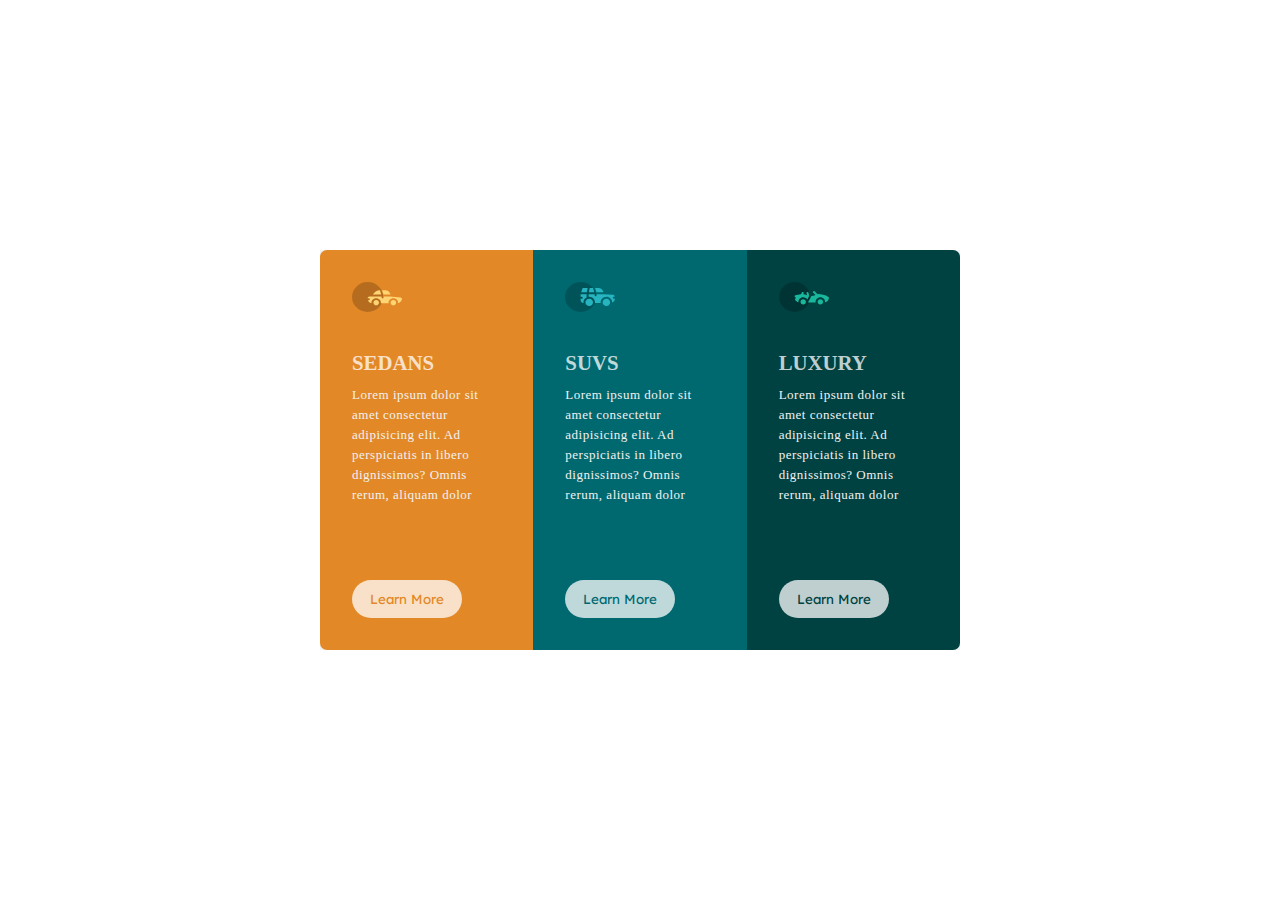
<file: index.html>
<!DOCTYPE html>
<html lang="en">
  <head>
    <meta charset="UTF-8" />
    <meta http-equiv="X-UA-Compatible" content="IE=edge" />
    <meta name="viewport" content="width=device-width, initial-scale=1.0" />
    <title>flex-box</title>
    <link rel="stylesheet" href="style.css" />
  </head>
  <body>
    <main class="container flex">
      <section class="cover flex">
        <div class="left">
          <div class="icon">
            <span><img src="img/icon-sedans.svg" alt="" /></span>
          </div>
          <div class="text-content">
            <span>sedans</span>
            <p>
              Lorem ipsum dolor sit amet consectetur adipisicing elit. Ad
              perspiciatis in libero dignissimos? Omnis rerum, aliquam dolor
            </p>
          </div>
          <button id="btn-left">Learn More</button>
        </div>
        <div class="middle">
          <div class="icon">
            <span><img src="img/icon-suvs.svg" alt="" /></span>
          </div>
          <div class="text-content">
            <span>suvs</span>
            <p>
              Lorem ipsum dolor sit amet consectetur adipisicing elit. Ad
              perspiciatis in libero dignissimos? Omnis rerum, aliquam dolor
            </p>
          </div>
          <button id="btn-mid">Learn More</button>
        </div>
        <div class="right">
          <div class="icon">
            <span><img src="img/icon-luxury.svg" alt="" /></span>
          </div>
          <div class="text-content">
            <span>luxury</span>
            <p>
              Lorem ipsum dolor sit amet consectetur adipisicing elit. Ad
              perspiciatis in libero dignissimos? Omnis rerum, aliquam dolor
            </p>
          </div>
          <button>Learn More</button>
        </div>
      </section>
    </main>
  </body>
</html>
</file>
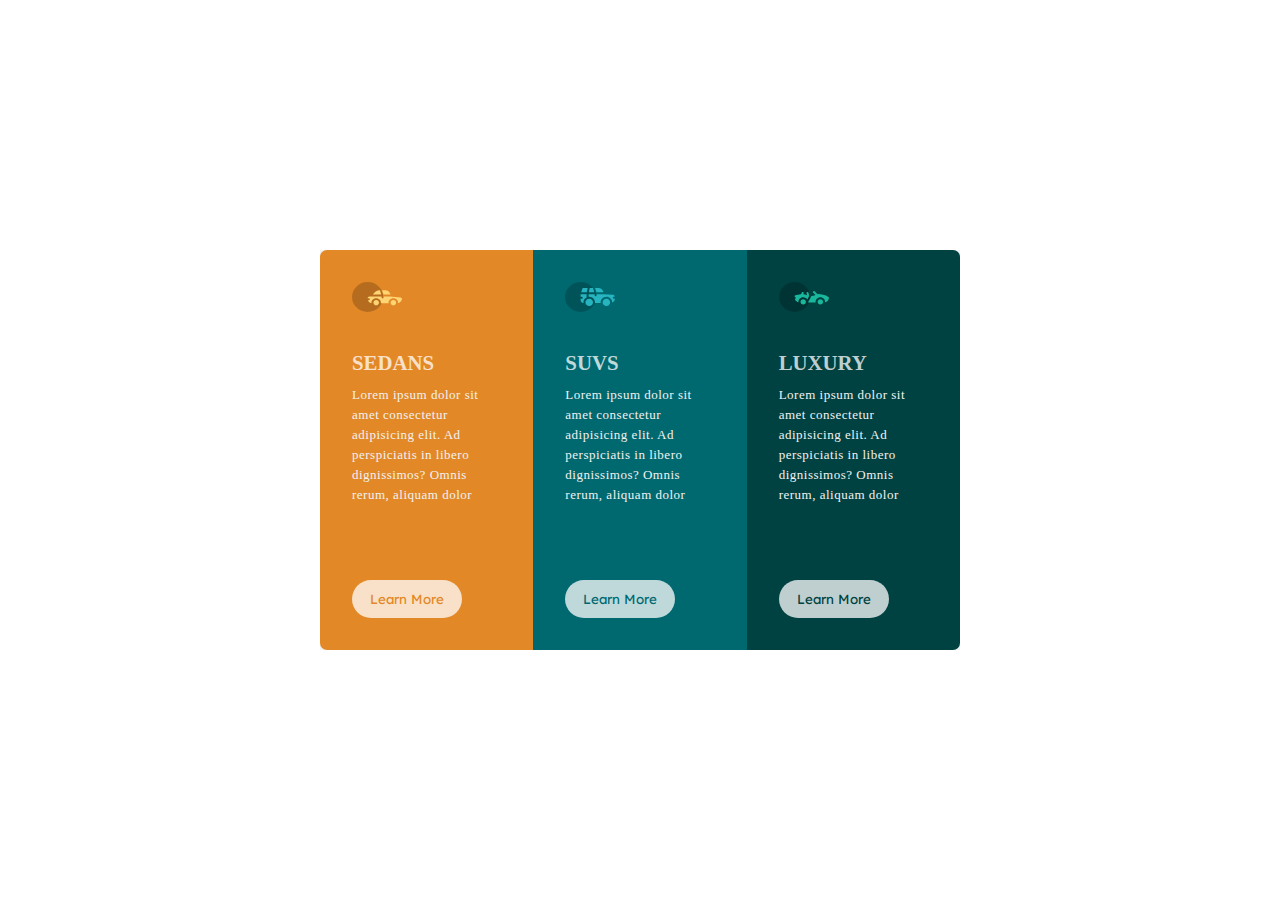
<file: grid.html>
<!DOCTYPE html>
<html lang="en">
  <head>
    <meta charset="UTF-8" />
    <meta http-equiv="X-UA-Compatible" content="IE=edge" />
    <meta name="viewport" content="width=device-width, initial-scale=1.0" />
    <title>flex-box</title>
    <link rel="stylesheet" href="grid.css" />
  </head>
  <body>
    <main class="container">
      <section class="cover grid">
        <div class="left">
          <div class="icon">
            <span><img src="img/icon-sedans.svg" alt="" /></span>
          </div>
          <div class="text-content">
            <span>sedans</span>
            <p>
              Lorem ipsum dolor sit amet consectetur adipisicing elit. Ad
              perspiciatis in libero dignissimos? Omnis rerum, aliquam dolor
            </p>
          </div>
          <button id="btn-left">Learn More</button>
        </div>
        <div class="middle">
          <div class="icon">
            <span><img src="img/icon-suvs.svg" alt="" /></span>
          </div>
          <div class="text-content">
            <span>suvs</span>
            <p>
              Lorem ipsum dolor sit amet consectetur adipisicing elit. Ad
              perspiciatis in libero dignissimos? Omnis rerum, aliquam dolor
            </p>
          </div>
          <button id="btn-mid">Learn More</button>
        </div>
        <div class="right">
          <div class="icon">
            <span><img src="img/icon-luxury.svg" alt="" /></span>
          </div>
          <div class="text-content">
            <span>luxury</span>
            <p>
              Lorem ipsum dolor sit amet consectetur adipisicing elit. Ad
              perspiciatis in libero dignissimos? Omnis rerum, aliquam dolor
            </p>
          </div>
          <button>Learn More</button>
        </div>
      </section>
    </main>
  </body>
</html>
</file>
<file: style.css>
@import url("https://fonts.googleapis.com/css2?family=Lexend+Deca:wght@400;700&display=swap");

* {
  box-sizing: border-box;
  margin: 0;
  padding: 0;
}

/* - Mobile: 375px
- Desktop: 1440px */

:root {
  --primary1: hsl(31, 77%, 52%);
  --primary2: hsl(184, 100%, 22%);
  --primary3: hsl(179, 100%, 13%);
  --secondary: hsla(0, 0%, 100%, 0.75);
  --secondary2: hsl(0, 0%, 95%);
}
body {
  font-family: "Lexend Deca, sans-serif";
}
p {
  color: var(--secondary2);
}
.container {
  display: flex;
  height: 100vh;
  justify-content: center;
  align-items: center;
  margin: 0 auto;
  width: 50%;
}
.flex {
  display: flex;
}
.cover {
  width: 100%;
  height: 400px;
  background-color: var(--secondary2);
}
.icon img {
  width: 50px;
  height: 30px;
}
.left,
.right,
.middle {
  padding: 2rem;
  display: flex;
  flex-direction: column;
  justify-content: space-between;
}
.left {
  background-color: var(--primary1);
  border-top-left-radius: 7px;
  border-bottom-left-radius: 7px;
}
.middle {
  background-color: var(--primary2);
}
.right {
  background-color: var(--primary3);
  border-top-right-radius: 7px;
  border-bottom-right-radius: 7px;
}
.text-content span,
p {
  margin: 10px 0px 40px 0px;
}
.text-content span {
  text-transform: uppercase;
  font-size: 1.3rem;
  font-family: "Lexend Deca, sans-serif";
  font-weight: 800;
  color: var(--secondary);
}
.text-content p {
  font-size: 13px;
  letter-spacing: 0.5px;
  line-height: 20px;
}

button {
  background-color: var(--secondary);
  outline: none;
  padding: 0.7rem;
  max-width: 110px;
  border: none;
  border-radius: 40px;
  font-family: "Lexend Deca";
  transition: 0.5s ease-in;
}
/* button:hover {
  border: 3px solid var(--secondary);
  background-color: transparent;
  color: #fff;
} */

.left button {
  color: var(--primary1);
}
.middle button {
  color: var(--primary2);
}
.right button {
  color: var(--primary3);
}

.left button:hover {
  color: var(--primary1);
  border: 3px solid var(--secondary);
  background-color: transparent;
  color: #fff;
}
.middle button:hover {
  color: var(--primary1);
  border: 3px solid var(--secondary);
  background-color: transparent;
  color: #fff;
}
.right button:hover {
  color: var(--primary1);
  border: 3px solid var(--secondary);
  background-color: transparent;
  color: #fff;
}
@media (max-width: 375px) {
  .container {
    width: 9vw;
    height: auto;
    margin: 0 auto;
  }
  .cover {
    height: 100%;
  }
  .flex {
    flex-direction: column;
    width: 90%;
    justify-content: center;
    align-items: center;
  }
  .left,
  .right,
  .middle {
    width: 100%;
    height: 300px;
  }
}
</file>
<file: grid.css>
@import url("https://fonts.googleapis.com/css2?family=Lexend+Deca:wght@400;700&display=swap");

* {
  box-sizing: border-box;
  margin: 0;
  padding: 0;
}

/* - Mobile: 375px
- Desktop: 1440px */

:root {
  --primary1: hsl(31, 77%, 52%);
  --primary2: hsl(184, 100%, 22%);
  --primary3: hsl(179, 100%, 13%);
  --secondary: hsla(0, 0%, 100%, 0.75);
  --secondary2: hsl(0, 0%, 95%);
}
body {
  font-family: "Lexend Deca, sans-serif";
}
p {
  color: var(--secondary2);
}
.container {
  display: grid;
  height: 100vh;
  justify-content: center;
  align-items: center;
  margin: 0 auto;
  width: 50%;
}
.grid {
  display: grid;
  grid-template-columns: repeat(3, 1fr);
}
.cover {
  width: 100%;
  height: 400px;
  background-color: var(--secondary2);
}
.icon img {
  width: 50px;
  height: 30px;
}
.left,
.right,
.middle {
  padding: 2rem;
  display: flex;
  flex-direction: column;
  justify-content: space-between;
}
.left {
  background-color: var(--primary1);
  border-top-left-radius: 7px;
  border-bottom-left-radius: 7px;
}
.middle {
  background-color: var(--primary2);
}
.right {
  background-color: var(--primary3);
  border-top-right-radius: 7px;
  border-bottom-right-radius: 7px;
}
.text-content span,
p {
  margin: 10px 0px 40px 0px;
}
.text-content span {
  text-transform: uppercase;
  font-size: 1.3rem;
  font-family: "Lexend Deca, sans-serif";
  font-weight: 800;
  color: var(--secondary);
}
.text-content p {
  font-size: 13px;
  letter-spacing: 0.5px;
  line-height: 20px;
}

button {
  background-color: var(--secondary);
  outline: none;
  padding: 0.7rem;
  max-width: 110px;
  border: none;
  border-radius: 40px;
  font-family: "Lexend Deca";
  transition: 0.5s ease-in;
}
/* button:hover {
  border: 3px solid var(--secondary);
  background-color: transparent;
  color: #fff;
} */

.left button {
  color: var(--primary1);
}
.middle button {
  color: var(--primary2);
}
.right button {
  color: var(--primary3);
}

.left button:hover {
  color: var(--primary1);
  border: 3px solid var(--secondary);
  background-color: transparent;
  color: #fff;
}
.middle button:hover {
  color: var(--primary1);
  border: 3px solid var(--secondary);
  background-color: transparent;
  color: #fff;
}
.right button:hover {
  color: var(--primary1);
  border: 3px solid var(--secondary);
  background-color: transparent;
  color: #fff;
}
@media (max-width: 375px) {
  .container {
    width: 9vw;
    height: auto;
    margin: 0 auto;
  }
  .cover {
    height: 100%;
  }
  .flex {
    flex-direction: column;
    width: 90%;
    justify-content: center;
    align-items: center;
  }
  .left,
  .right,
  .middle {
    width: 100%;
    height: 300px;
  }
}
</file>
